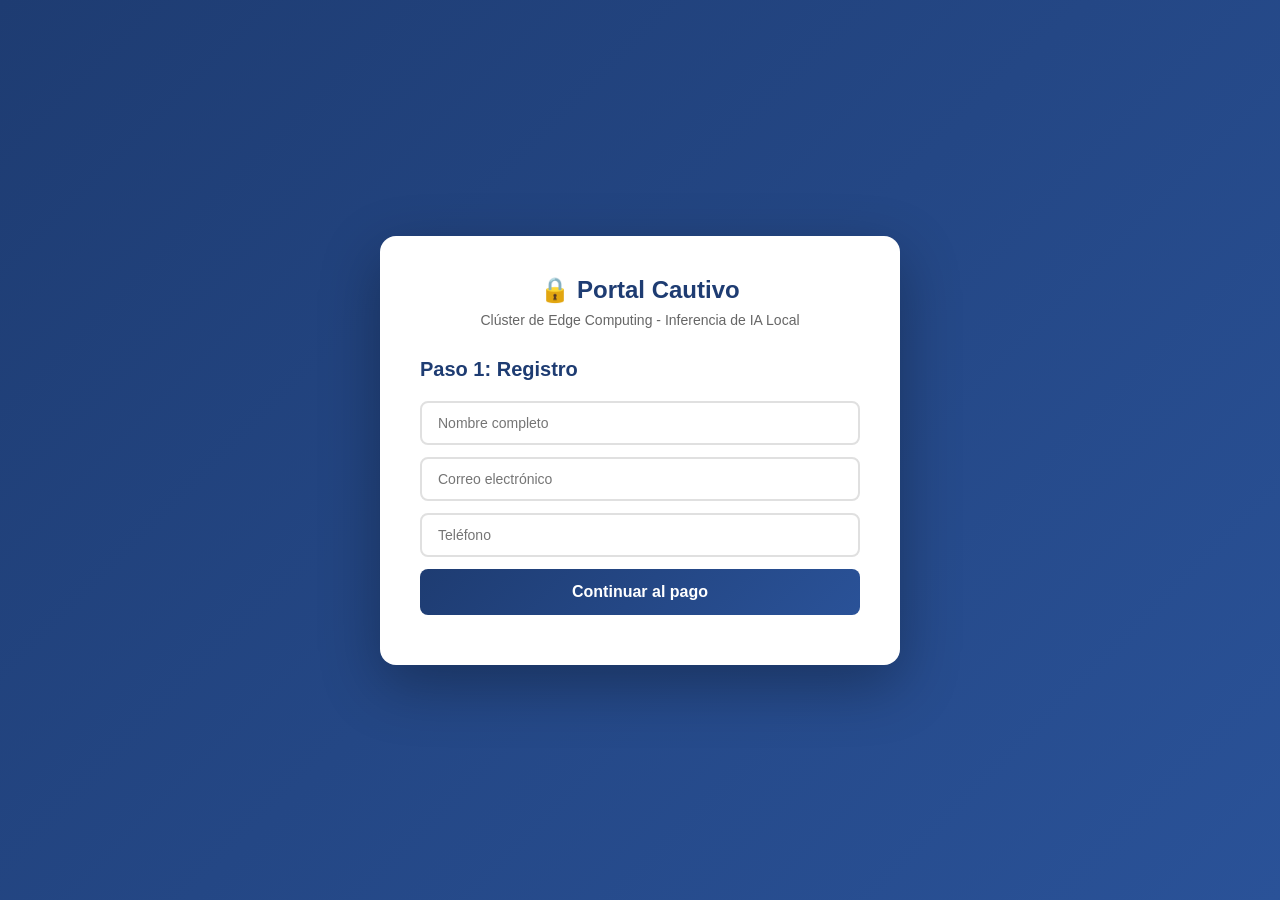
<file: index.html>
<!DOCTYPE html>
<html lang="es">
<head>
    <meta charset="UTF-8">
    <meta name="viewport" content="width=device-width, initial-scale=1.0">
    <title>Portal Cautivo - Clúster Edge Computing</title>
    <link rel="stylesheet" href="styles.css">
</head>
<body>
    <div class="container">
        <div class="header">
            <h1>🔒 Portal Cautivo</h1>
            <p>Clúster de Edge Computing - Inferencia de IA Local</p>
        </div>

        <div id="step-registro" class="step active">
            <h2>Paso 1: Registro</h2>
            <form id="form-registro">
                <input type="text" id="nombre" placeholder="Nombre completo" required>
                <input type="email" id="email" placeholder="Correo electrónico" required>
                <input type="text" id="telefono" placeholder="Teléfono" required>
                <button type="submit">Continuar al pago</button>
            </form>
        </div>

        <div id="step-pago" class="step">
            <h2>Paso 2: Pago</h2>
            <div class="resumen">
                <p><strong>Plan:</strong> Acceso al clúster de IA</p>
                <p><strong>Duración:</strong> 24 horas</p>
                <p><strong>Precio:</strong> Q50.00</p>
            </div>
            <form id="form-pago">
                <input type="text" id="tarjeta" placeholder="Número de tarjeta (16 dígitos)" maxlength="16" required>
                <input type="text" id="expiracion" placeholder="MM/AA" maxlength="5" required>
                <input type="text" id="cvv" placeholder="CVV" maxlength="3" required>
                <button type="submit">Pagar Q50.00</button>
            </form>
        </div>

        <div id="step-liberacion" class="step">
            <h2>✅ Acceso Liberado</h2>
            <p>Tu acceso al clúster de IA ha sido activado.</p>
            <div class="info">
                <p><strong>IP asignada:</strong> <span id="ip-asignada">--</span></p>
                <p><strong>Válido hasta:</strong> <span id="valido-hasta">--</span></p>
            </div>
            <button id="btn-acceder">Acceder al clúster</button>
        </div>

        <div id="mensaje" class="mensaje"></div>
    </div>
    <script src="script.js"></script>
</body>
</html>
</file>
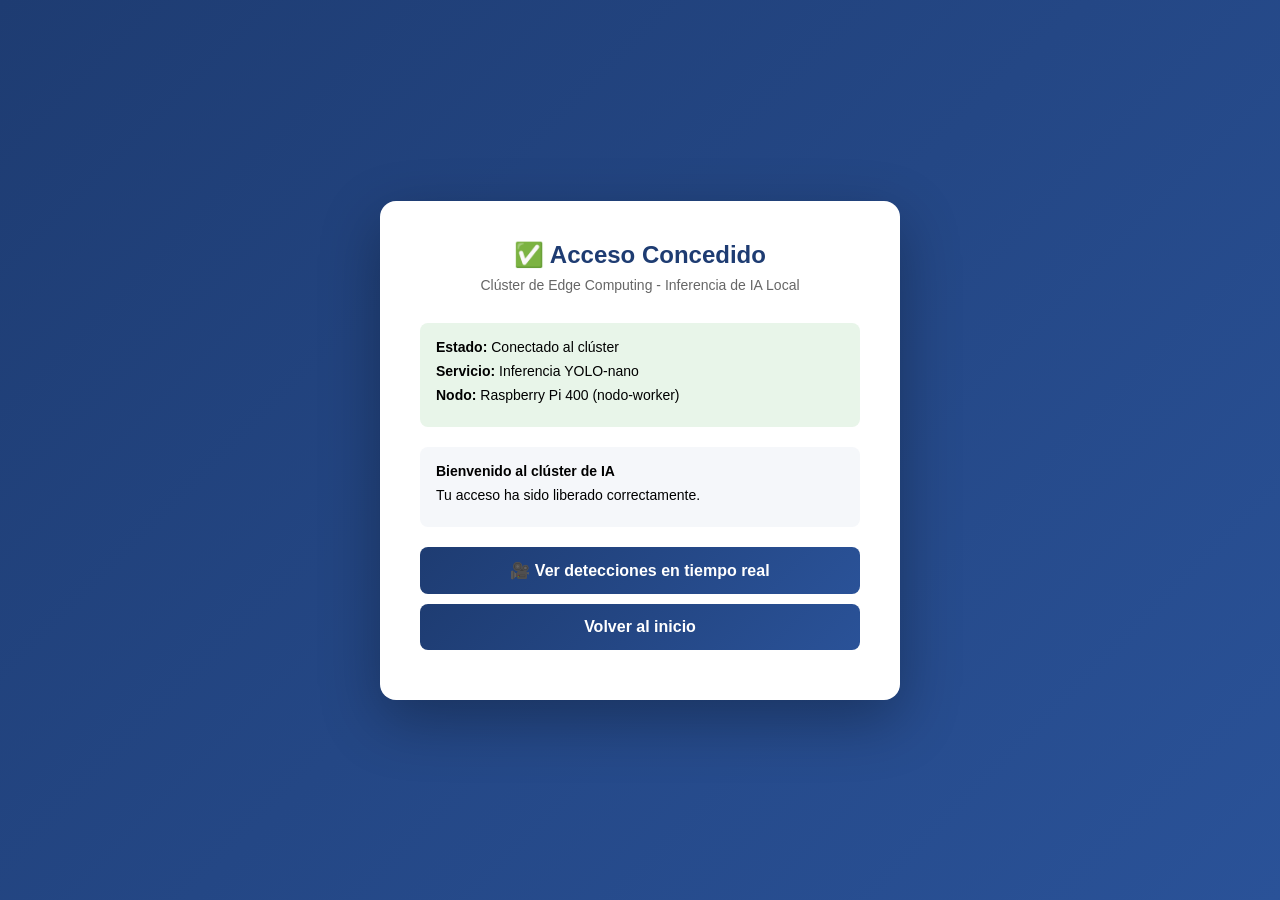
<file: acceso-concedido.html>
<!DOCTYPE html>
<html lang="es">
<head>
    <meta charset="UTF-8">
    <meta name="viewport" content="width=device-width, initial-scale=1.0">
    <title>Acceso Concedido - Clúster IA</title>
    <link rel="stylesheet" href="styles.css">
</head>
<body>
    <div class="container">
        <div class="header">
            <h1>✅ Acceso Concedido</h1>
            <p>Clúster de Edge Computing - Inferencia de IA Local</p>
        </div>

        <div class="info">
            <p><strong>Estado:</strong> Conectado al clúster</p>
            <p><strong>Servicio:</strong> Inferencia YOLO-nano</p>
            <p><strong>Nodo:</strong> Raspberry Pi 400 (nodo-worker)</p>
        </div>

        <div class="resumen">
            <p><strong>Bienvenido al clúster de IA</strong></p>
            <p>Tu acceso ha sido liberado correctamente.</p>
        </div>

        <button onclick="window.location.href='detecciones.html'">
            🎥 Ver detecciones en tiempo real
        </button>

        <button onclick="window.location.href='index.html'">
            Volver al inicio
        </button>
    </div>
</body>
</html>
</file>
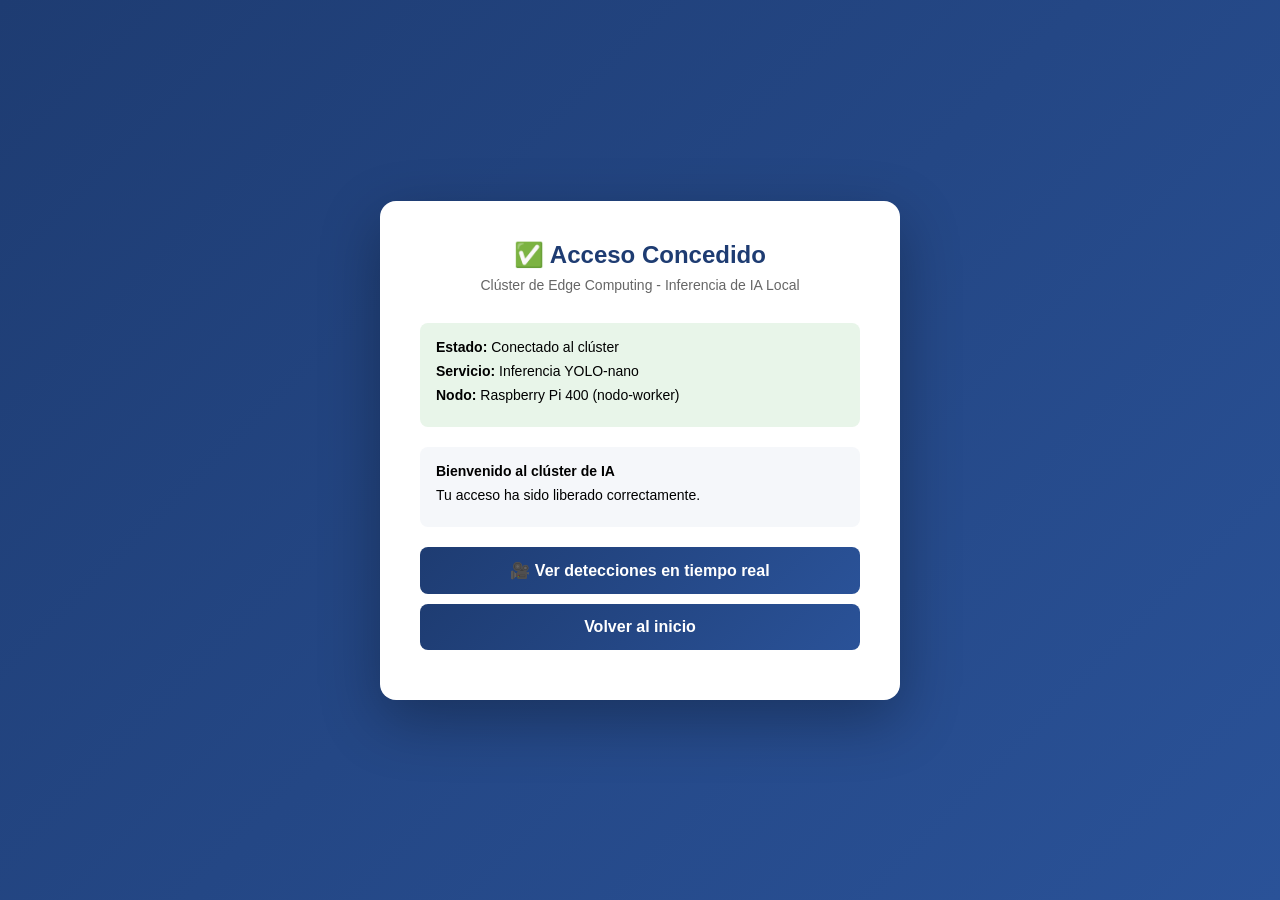
<file: acceso-concedido.html.html>
<!DOCTYPE html>
<html lang="es">
<head>
    <meta charset="UTF-8">
    <meta name="viewport" content="width=device-width, initial-scale=1.0">
    <title>Acceso Concedido - Clúster IA</title>
    <link rel="stylesheet" href="styles.css">
</head>
<body>
    <div class="container">
        <div class="header">
            <h1>✅ Acceso Concedido</h1>
            <p>Clúster de Edge Computing - Inferencia de IA Local</p>
        </div>

        <div class="info">
            <p><strong>Estado:</strong> Conectado al clúster</p>
            <p><strong>Servicio:</strong> Inferencia YOLO-nano</p>
            <p><strong>Nodo:</strong> Raspberry Pi 400 (nodo-worker)</p>
        </div>

        <div class="resumen">
            <p><strong>Bienvenido al clúster de IA</strong></p>
            <p>Tu acceso ha sido liberado correctamente.</p>
        </div>

        <button onclick="window.location.href='detecciones.html'">
            🎥 Ver detecciones en tiempo real
        </button>

        <button onclick="window.location.href='index.html'">
            Volver al inicio
        </button>
    </div>
</body>
</html>
</file>
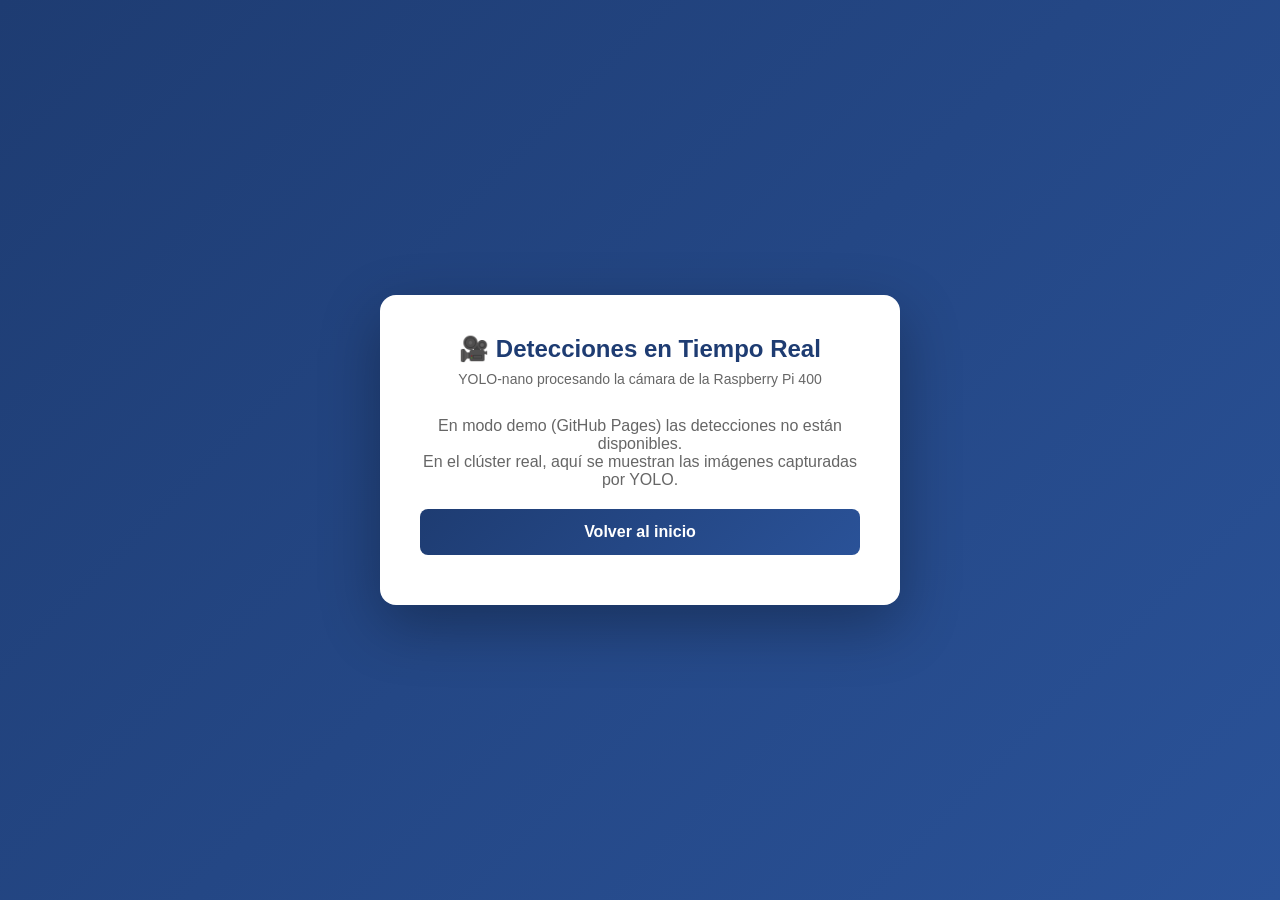
<file: detecciones.html>
<!DOCTYPE html>
<html lang="es">
<head>
    <meta charset="UTF-8">
    <meta name="viewport" content="width=device-width, initial-scale=1.0">
    <title>Detecciones en Tiempo Real</title>
    <link rel="stylesheet" href="styles.css">
</head>
<body>
    <div class="container">
        <div class="header">
            <h1>🎥 Detecciones en Tiempo Real</h1>
            <p>YOLO-nano procesando la cámara de la Raspberry Pi 400</p>
        </div>

        <div id="galeria" class="galeria">
            <p style="text-align:center; color:#666; grid-column: 1 / -1;">
                En modo demo (GitHub Pages) las detecciones no están disponibles.<br>
                En el clúster real, aquí se muestran las imágenes capturadas por YOLO.
            </p>
        </div>

        <button onclick="window.location.href='acceso-concedido.html'" style="margin-top: 20px;">
            Volver al inicio
        </button>
    </div>
</body>
</html>
</file>
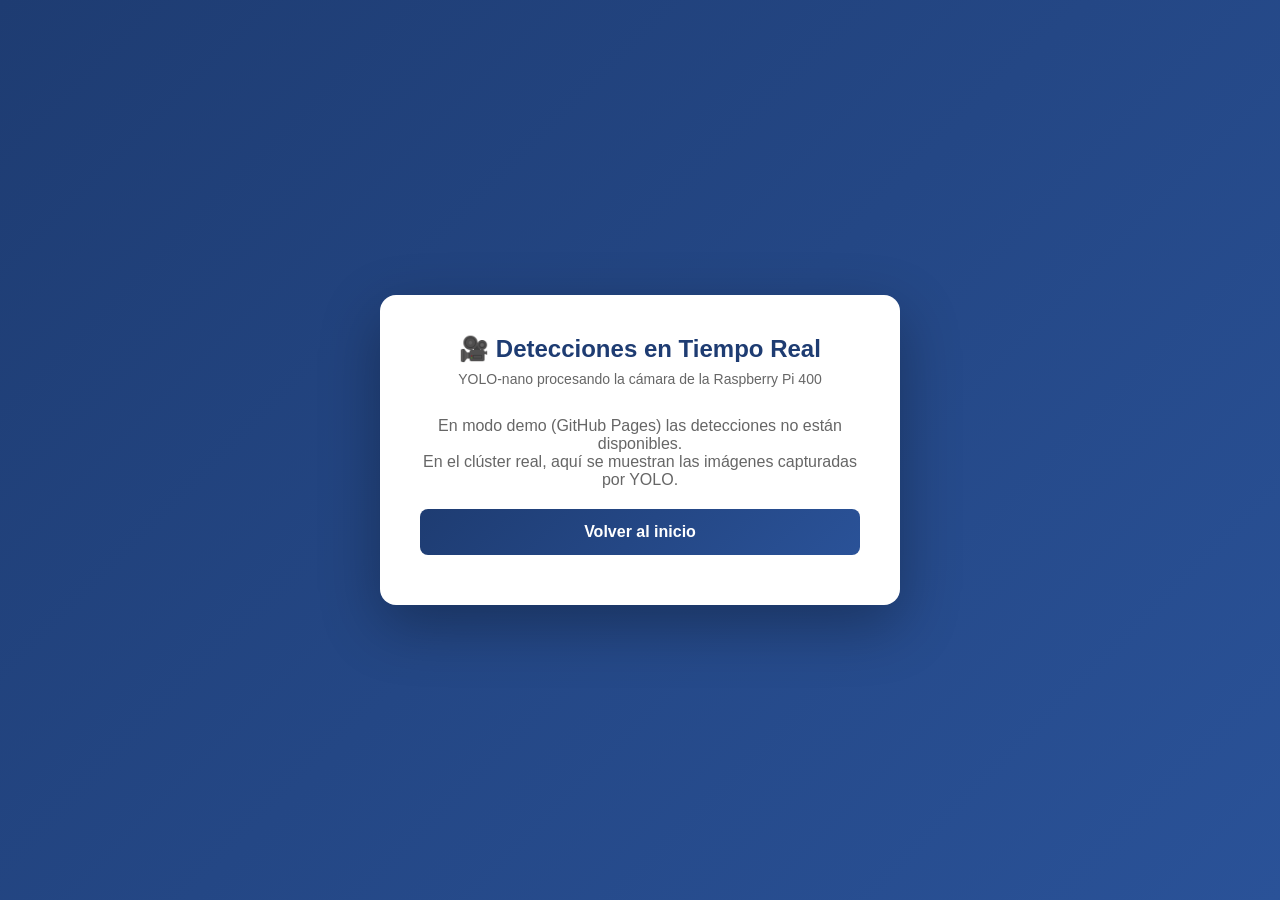
<file: detecciones.html.html>
<!DOCTYPE html>
<html lang="es">
<head>
    <meta charset="UTF-8">
    <meta name="viewport" content="width=device-width, initial-scale=1.0">
    <title>Detecciones en Tiempo Real</title>
    <link rel="stylesheet" href="styles.css">
</head>
<body>
    <div class="container">
        <div class="header">
            <h1>🎥 Detecciones en Tiempo Real</h1>
            <p>YOLO-nano procesando la cámara de la Raspberry Pi 400</p>
        </div>

        <div id="galeria" class="galeria">
            <p style="text-align:center; color:#666; grid-column: 1 / -1;">
                En modo demo (GitHub Pages) las detecciones no están disponibles.<br>
                En el clúster real, aquí se muestran las imágenes capturadas por YOLO.
            </p>
        </div>

        <button onclick="window.location.href='acceso-concedido.html'" style="margin-top: 20px;">
            Volver al inicio
        </button>
    </div>
</body>
</html>
</file>
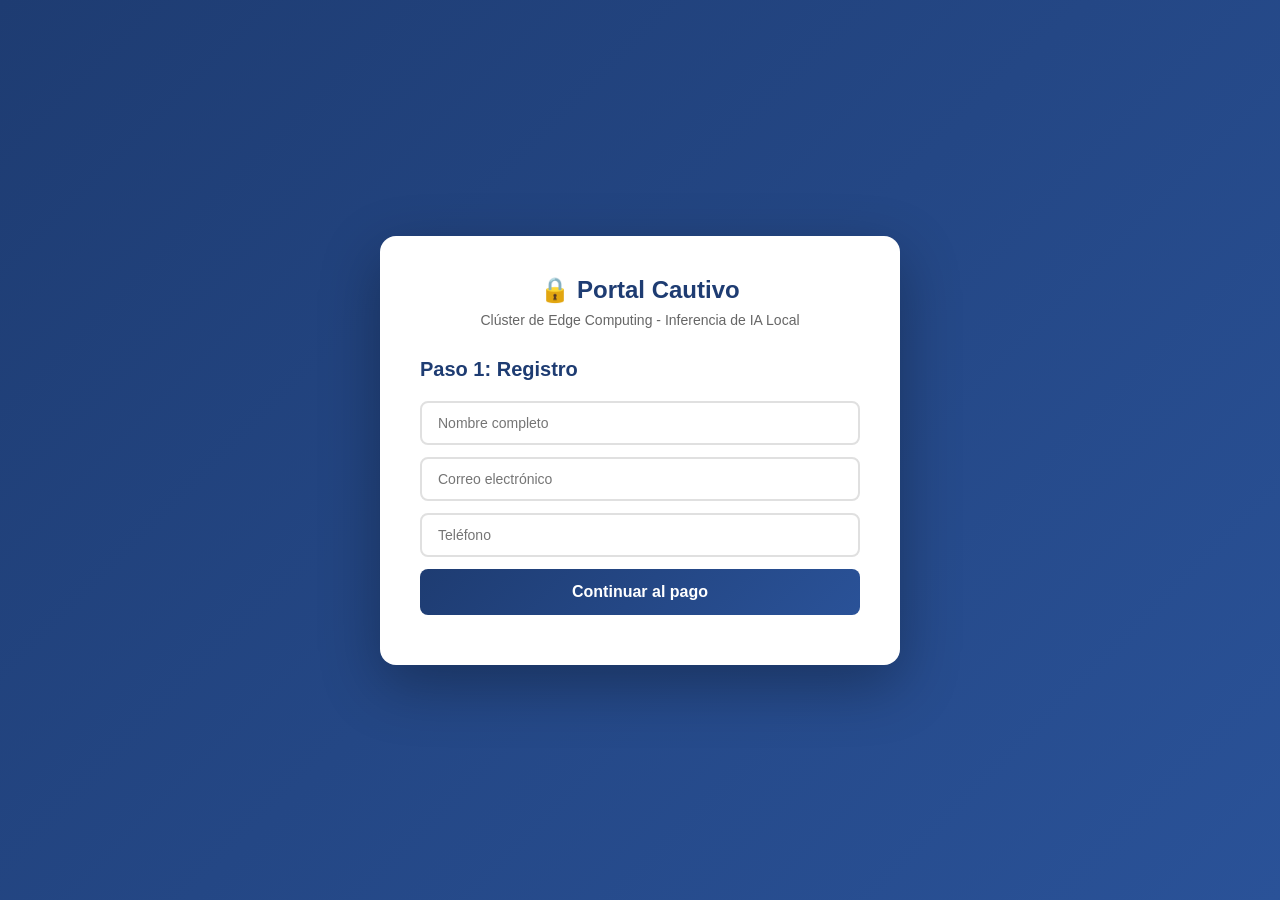
<file: index.html.html>
<!DOCTYPE html>
<html lang="es">
<head>
    <meta charset="UTF-8">
    <meta name="viewport" content="width=device-width, initial-scale=1.0">
    <title>Portal Cautivo - Clúster Edge Computing</title>
    <link rel="stylesheet" href="styles.css">
</head>
<body>
    <div class="container">
        <div class="header">
            <h1>🔒 Portal Cautivo</h1>
            <p>Clúster de Edge Computing - Inferencia de IA Local</p>
        </div>

        <div id="step-registro" class="step active">
            <h2>Paso 1: Registro</h2>
            <form id="form-registro">
                <input type="text" id="nombre" placeholder="Nombre completo" required>
                <input type="email" id="email" placeholder="Correo electrónico" required>
                <input type="text" id="telefono" placeholder="Teléfono" required>
                <button type="submit">Continuar al pago</button>
            </form>
        </div>

        <div id="step-pago" class="step">
            <h2>Paso 2: Pago</h2>
            <div class="resumen">
                <p><strong>Plan:</strong> Acceso al clúster de IA</p>
                <p><strong>Duración:</strong> 24 horas</p>
                <p><strong>Precio:</strong> Q50.00</p>
            </div>
            <form id="form-pago">
                <input type="text" id="tarjeta" placeholder="Número de tarjeta (16 dígitos)" maxlength="16" required>
                <input type="text" id="expiracion" placeholder="MM/AA" maxlength="5" required>
                <input type="text" id="cvv" placeholder="CVV" maxlength="3" required>
                <button type="submit">Pagar Q50.00</button>
            </form>
        </div>

        <div id="step-liberacion" class="step">
            <h2>✅ Acceso Liberado</h2>
            <p>Tu acceso al clúster de IA ha sido activado.</p>
            <div class="info">
                <p><strong>IP asignada:</strong> <span id="ip-asignada">--</span></p>
                <p><strong>Válido hasta:</strong> <span id="valido-hasta">--</span></p>
            </div>
            <button id="btn-acceder">Acceder al clúster</button>
        </div>

        <div id="mensaje" class="mensaje"></div>
    </div>
    <script src="script.js"></script>
</body>
</html>
</file>
<file: styles.css>
* {
    margin: 0;
    padding: 0;
    box-sizing: border-box;
    font-family: 'Century Gothic', 'Questrial', Arial, sans-serif;
}

body {
    background: linear-gradient(135deg, #1e3c72 0%, #2a5298 100%);
    min-height: 100vh;
    display: flex;
    align-items: center;
    justify-content: center;
    padding: 20px;
}

.container {
    background: white;
    border-radius: 16px;
    box-shadow: 0 20px 60px rgba(0,0,0,0.3);
    max-width: 520px;
    width: 100%;
    padding: 40px;
}

.header {
    text-align: center;
    margin-bottom: 30px;
}

.header h1 {
    color: #1e3c72;
    font-size: 24px;
    margin-bottom: 8px;
}

.header p {
    color: #666;
    font-size: 14px;
}

.step {
    display: none;
}

.step.active {
    display: block;
}

.step h2 {
    color: #1e3c72;
    font-size: 20px;
    margin-bottom: 20px;
}

input {
    width: 100%;
    padding: 12px 16px;
    margin-bottom: 12px;
    border: 2px solid #e0e0e0;
    border-radius: 8px;
    font-size: 14px;
}

input:focus {
    outline: none;
    border-color: #2a5298;
}

button {
    width: 100%;
    padding: 14px;
    background: linear-gradient(135deg, #1e3c72 0%, #2a5298 100%);
    color: white;
    border: none;
    border-radius: 8px;
    font-size: 16px;
    font-weight: bold;
    cursor: pointer;
    margin-bottom: 10px;
}

button:hover {
    transform: translateY(-2px);
}

.resumen {
    background: #f5f7fa;
    padding: 16px;
    border-radius: 8px;
    margin-bottom: 20px;
}

.resumen p {
    margin-bottom: 8px;
    font-size: 14px;
}

.info {
    background: #e8f5e9;
    padding: 16px;
    border-radius: 8px;
    margin: 20px 0;
}

.info p {
    margin-bottom: 8px;
    font-size: 14px;
}

.mensaje {
    margin-top: 20px;
    padding: 12px;
    border-radius: 8px;
    text-align: center;
    font-size: 14px;
    display: none;
}

.mensaje.error {
    background: #ffebee;
    color: #c62828;
    display: block;
}

.mensaje.exito {
    background: #e8f5e9;
    color: #2e7d32;
    display: block;
}

.galeria {
    display: grid;
    grid-template-columns: repeat(auto-fill, minmax(180px, 1fr));
    gap: 12px;
    margin-top: 20px;
}

.galeria img {
    width: 100%;
    border-radius: 8px;
    box-shadow: 0 4px 12px rgba(0,0,0,0.1);
}

.info-det {
    font-size: 11px;
    color: #666;
    text-align: center;
    margin-top: 4px;
}
</file>
